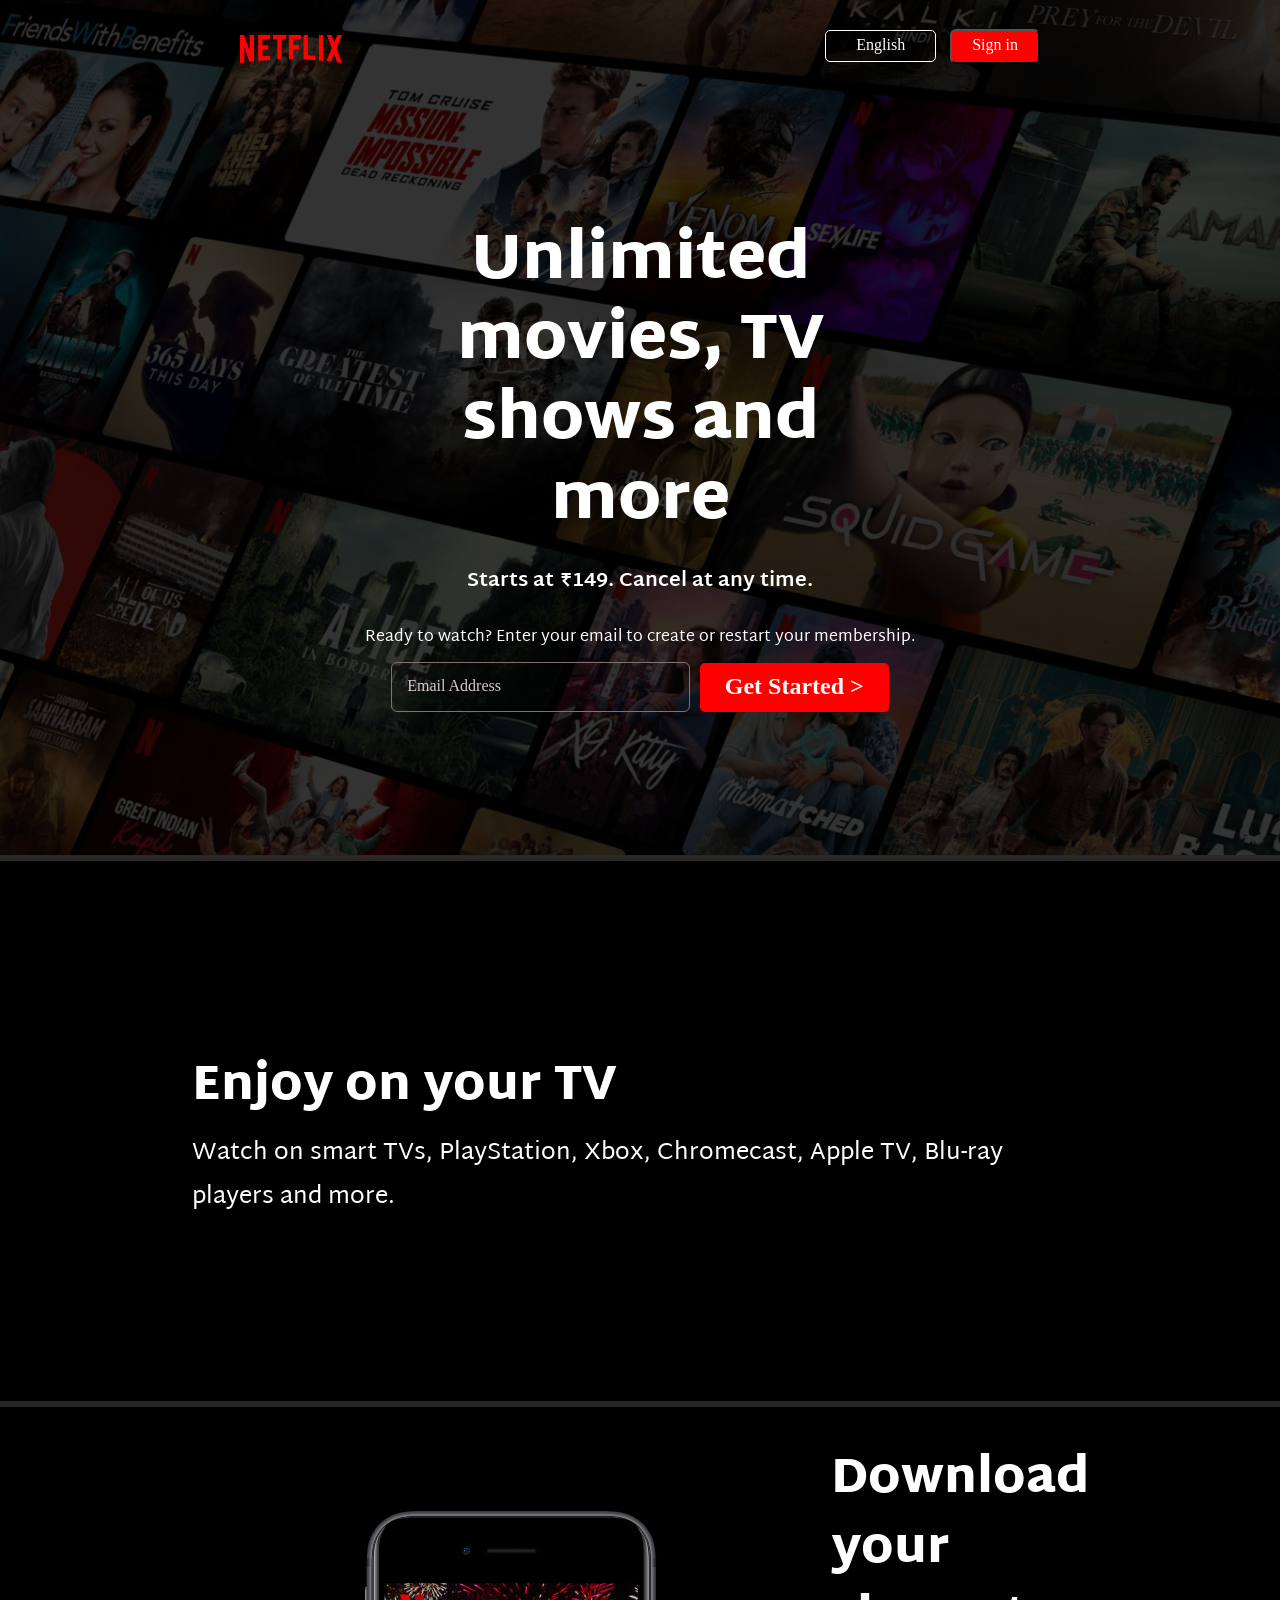
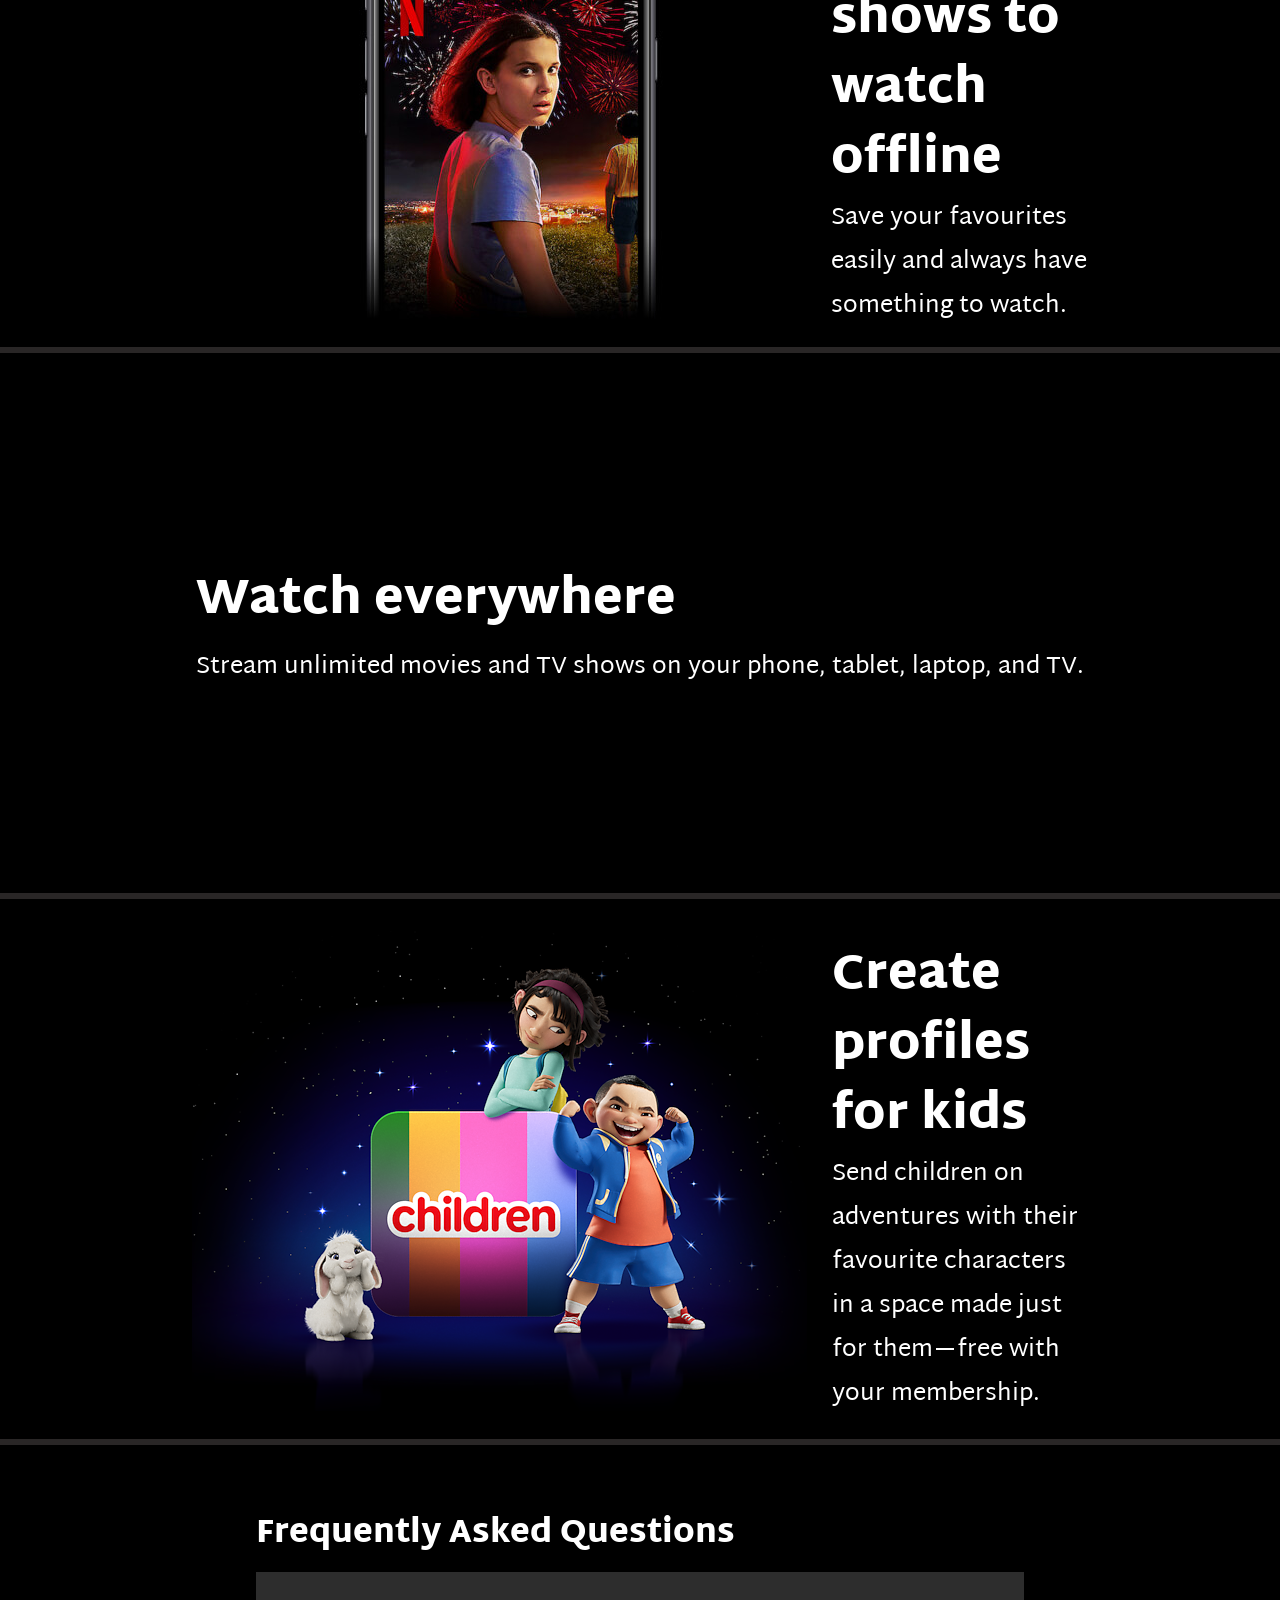
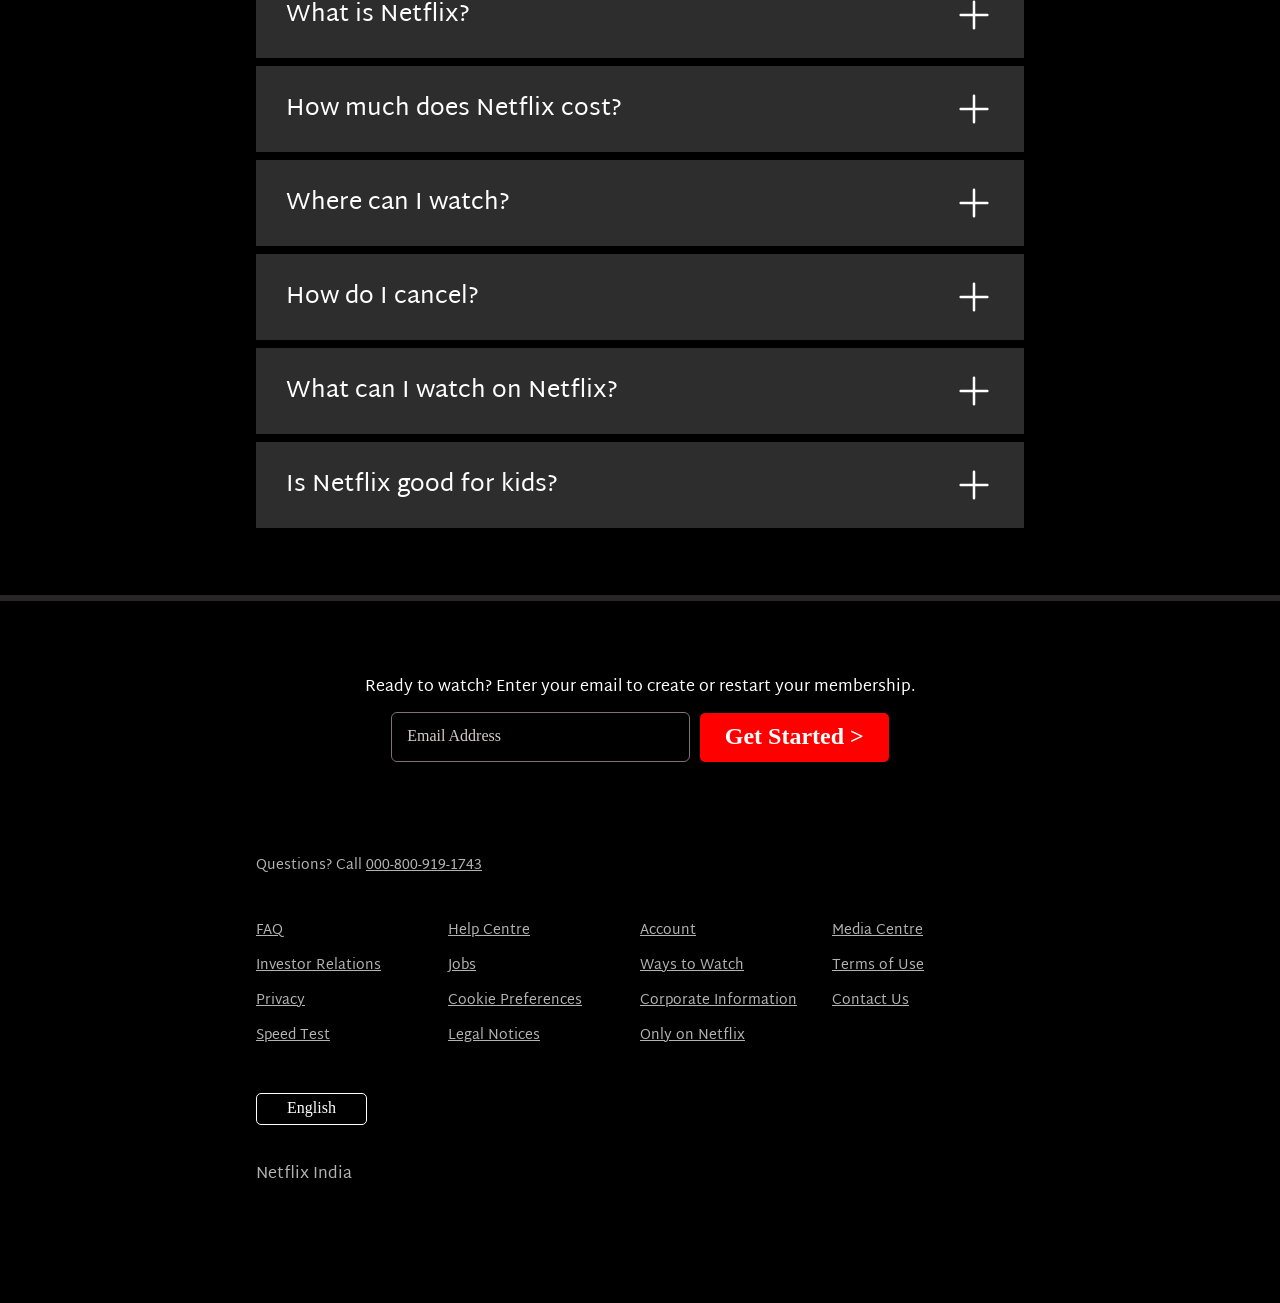
<file: Video 53 Netflix Clone/index.html>
<!DOCTYPE html>
<html lang="en">

<head>
    <meta charset="UTF-8">
    <meta name="viewport" content="width=device-width, initial-scale=1.0">
    <title>Netflix India – Watch TV Shows Online, Watch Movies Online</title>
    <link rel="stylesheet" href="style.css">
</head>

<body>
    <div class="main">
        <nav>
            <span><img width="100px" src="logo.svg" alt=""></span>
            <div class="header-buttons">
                <button class="btn btn-english">English</button>
                <button class="btn btn-sign-in">Sign in</button>
            </div>
        </nav>
        <div class="blackbox"></div>
        <div class="unlimited">
            <span class="firsthead">Unlimited movies, TV shows and more</span>
            <span class="secondhead">Starts at ₹149. Cancel at any time.</span>
            <span class="ready">Ready to watch? Enter your email to create or restart your membership.</span>
            <div class="email">
                <input type="email" name="" id="" placeholder="Email Address">
                <button class="btn btn-get-started">Get Started &gt;</button>
            </div>
        </div>
    </div>
    <div class="greenline"></div>

    <section class="first-sec">
        <div class="first-sec-heading">
            <span>Enjoy on your TV</span>
            <span>Watch on smart TVs, PlayStation, Xbox, Chromecast, Apple TV, Blu-ray players and more.</span>
        </div>
        <div class="first-sec-image">
            <img src="tv.png" alt="">
            <video src="video-tv-in-0819.m4v" autoplay loop muted></video>
        </div>
    </section>

    <div class="greenline"></div>

    <section class="second">
        <div class="second-sec-image">
            <img src="mobile-0819.jpg" alt="">
        </div>
        <div class="second-sec-heading">
            <span>Download your shows to watch offline</span>
            <span>Save your favourites easily and always have something to watch.</span>
        </div>
    </section>

    <div class="greenline"></div>

    <!-- third section -->
    <section class="first-sec">
        <div class="first-sec-heading">
            <span>Watch everywhere</span>
            <span>Stream unlimited movies and TV shows on your phone, tablet, laptop, and TV.</span>
        </div>
        <div class="first-sec-image">
            <img src="tv.png" alt="">
            <video src="video-devices-in.m4v" autoplay loop muted></video>
        </div>
    </section>

    <div class="greenline"></div>

    <!-- fourth section -->
    <section class="second">
        <div class="second-sec-image">
            <img src="children.png" alt="">
        </div>
        <div class="second-sec-heading">
            <span>Create profiles for kids</span>
            <span>Send children on adventures with their favourite characters in a space made just for them—free with
                your membership.</span>
        </div>
    </section>

    <div class="greenline"></div>

    <section class="faq">
        <h2>Frequently Asked Questions</h2>
        <div class="box">
            <div class="faq-box">What is Netflix?<img src="plus-sign-stroke-rounded.svg" width="40px" alt=""></div>
            <div class="faq-box">How much does Netflix cost?<img src="plus-sign-stroke-rounded.svg" width="40px" alt="">
            </div>
            <div class="faq-box">Where can I watch?<img src="plus-sign-stroke-rounded.svg" width="40px" alt=""></div>
            <div class="faq-box">How do I cancel?<img src="plus-sign-stroke-rounded.svg" width="40px" alt=""></div>
            <div class="faq-box">What can I watch on Netflix?<img src="plus-sign-stroke-rounded.svg" width="40px"
                    alt=""></div>
            <div class="faq-box">Is Netflix good for kids?<img src="plus-sign-stroke-rounded.svg" width="40px" alt="">
            </div>

        </div>
    </section>
    <div class="greenline"></div>

    <div class="second-email-box">
        <span class="ready-email">Ready to watch? Enter your email to create or restart your membership.</span>
        <div class="email second-email">
            <input type="email" name="" id="" placeholder="Email Address">
            <button class="btn btn-get-started">Get Started &gt;</button>
        </div>
    </div>
    <footer>
        <div class="Questions">Questions? Call <u>000-800-919-1743</u></div>
        <div class="footer">
            <div class="footer-item">
                <a href="FAQ">FAQ</a>
                <a href="Investor Relations">Investor Relations</a>
                <a href="Privacy">Privacy</a>
                <a href="Speed Test">Speed Test</a>
            </div>
            <div class="footer-item">
                <a href="Help Centre">Help Centre</a>
                <a href="Jobs">Jobs</a>
                <a href="Cookie Preferences">Cookie Preferences</a>
                <a href="Legal Notices">Legal Notices</a>
            </div>
            <div class="footer-item">
                <a href="Account">Account</a>
                <a href="Ways to Watch">Ways to Watch</a>
                <a href="Corporate Information">Corporate Information</a>
                <a href="Only on Netflix">Only on Netflix</a>
            </div>
            <div class="footer-item">
                <a href="Media Centre">Media Centre</a>
                <a href="Terms of Use">Terms of Use</a>
                <a href="Contact Us">Contact Us</a>
            </div>
            <div class="footer-button">
                <button class="btn btn-english">English</button>
                <div>Netflix India</div>
            </div>
        </div>
    </footer>
</body>

</html>
</file>
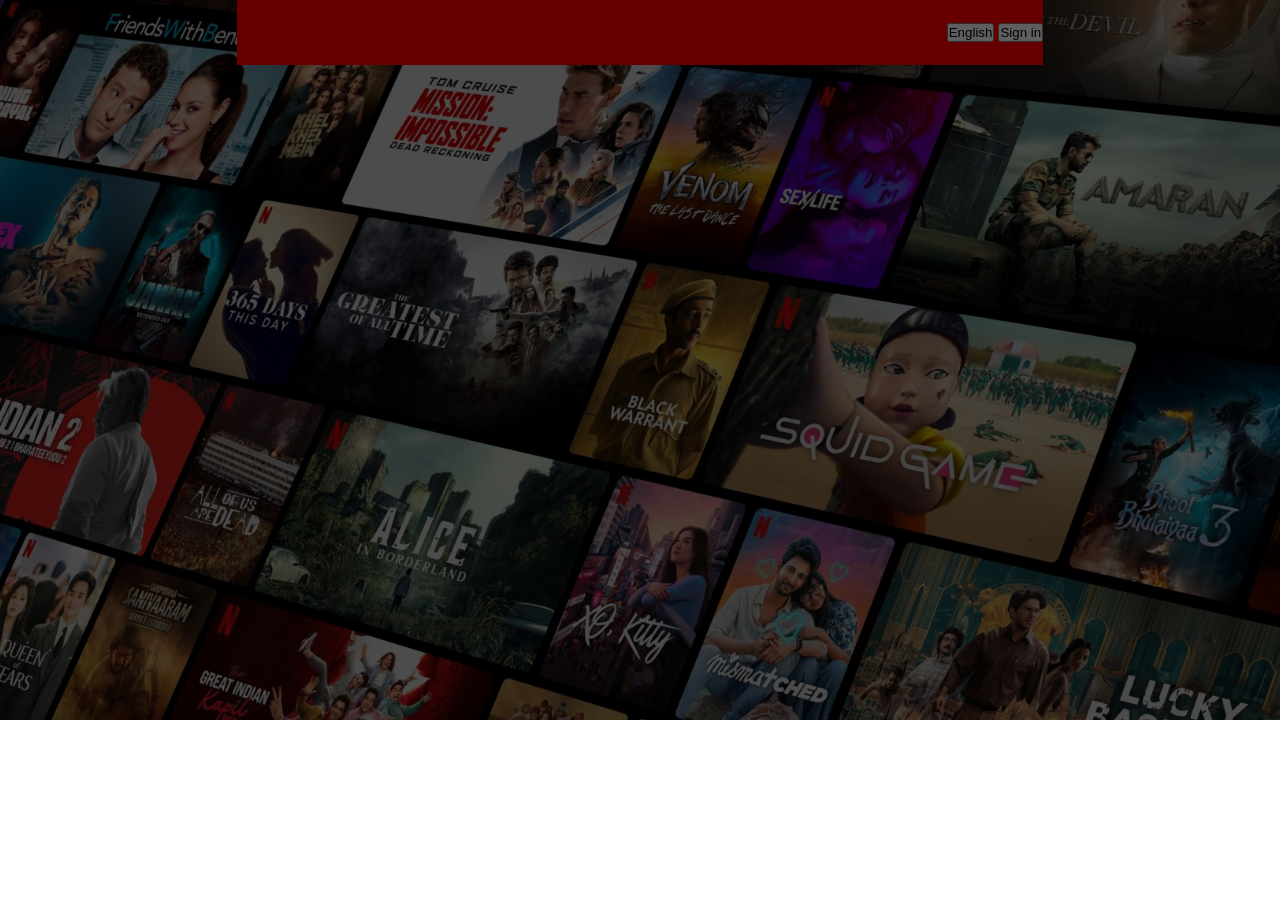
<file: Video 53 Netflix Clone/New folder/index.html>
<!DOCTYPE html>
<html lang="en">
<head>
    <meta charset="UTF-8">
    <meta name="viewport" content="width=device-width, initial-scale=1.0">
    <title>Document</title>
    <link rel="stylesheet" href="style.css">
</head>
<body>
    <div class="main">
        <nav style="background-color: red;">
            <span><img width="53px" src="logo.svg" alt=""></span>
            <div>
                <button>English</button>
                <button>Sign in</button>
            </div>
        </nav>
        <div class="box"></div>
    </div>
</body>
</html>
</file>
<file: Video 53 Netflix Clone/style.css>
@import url('https://fonts.googleapis.com/css2?family=Martel+Sans:wght@200;300;400;600;700;800;900&display=swap');



* {
    padding: 0;
    margin: 0;
    font-family: "Martel Sans", serif;
}

body {
    background-color: black;
}

.main {
    background-image: url("images/background.jpg");
    background-repeat: no-repeat;
    background-size: max(1880px, 100vw);
    background-position: center center;
    height: 95vh;
    position: relative;
}

.blackbox {
    position: absolute;
    top: 0;
    background-color: black;
    min-height: 95vh;
    width: 100%;
    opacity: 0.73;
}

.main nav {
    display: flex;
    align-items: center;
    justify-content: space-between;
    max-width: 62.5vw;
    margin: auto;

}

nav span {
    margin-top: 20px;
}

nav button {
    position: relative;
    z-index: 10;
}

nav span img {
    position: relative;
    width: 8vw;
    color: red;
    z-index: 10;
    margin-top: 15px;
}

.unlimited {
    color: white;
    display: flex;
    flex-direction: column;
    height: 70%;
    text-align: center;
    justify-content: center;
    align-items: center;
    position: relative;
    z-index: 10;
}

.firsthead {
    font-family: "Martel Sans", serif;
    font-weight: 900;
    font-size: 64px;
    max-width: 40vw;
    text-align: center;
    line-height: 80px;
    margin-top: 190px;
    margin-bottom: 20px;
}

.secondhead {
    font-family: "Martel Sans", serif;
    font-weight: bold;
    font-size: 20px;
    text-align: center;
    margin-bottom: 24px;
}

.email {
    margin-top: 10px;
    display: flex;
    text-align: center;
    justify-content: center;
    align-items: center;
    gap: 10px;
}

.email span {
    text-align: center;
    display: flex;
    font-family: "Martel Sans", serif;
    font-size: 15px;
}

.greenline {
    height: 6px;
    background-color: rgb(41, 38, 38);
}

.btn {
    background-color: red;
    color: white;
    font-family: 'Segoe UI';
    border-radius: 5px;
}

.btn-english {
    border: 1px solid white;
    background-color: transparent;
    font-size: 16px;
    margin-right: 5px;
    padding: 5px 30px 7px 30px;
    cursor: pointer;
}

.btn-sign-in {
    border-radius: 6px;
    font-size: 16px;
    margin-left: 5px;
    padding: 5px 20px 8px 20px;
    cursor: pointer;
}

.header-buttons {
    margin-top: 20px;
}

.btn-get-started {
    padding: 5px 30px 7px 30px;
    font-size: 24px;
    font-weight: bold;
    border: 0px solid black;
    padding: 10px 25px 12px 25px;
    cursor: pointer;
}

.email input {
    background-color: transparent;
    width: 22vw;
    padding: 14px 0px 16px 15px;
    border: 1px solid rgb(129, 114, 114);
    border-radius: 6px;
    color: white;
    font-size: 16px;
    font-family: 'Segoe UI';
}

.email ::-webkit-input-placeholder {
    color: rgb(215, 202, 202);
    font-size: 16px;
    font-family: 'Segoe UI';
}

.first-sec {
    min-height: 60vh;
    font-size: 24px;
    max-width: 70vw;
    margin: auto;
    display: flex;
    color: white;
    justify-content: center;
    align-items: center;
}

.first-sec-image {
    position: relative;
}

.first-sec-image img {
    /* width: 29vw; */
    width: 0;
    position: relative;
    z-index: 10;
    overflow: hidden;
}

.first-sec-image video {
    position: absolute;
    /* width: 400px; */
    width: 0;
    top: 85px;
    right: 75px;
}

.first-sec-heading {
    display: flex;
    flex-direction: column;

}

.first-sec-heading :first-child {
    font-size: 48px;
    font-weight: 900;
}

.first-sec-heading :nth-child(2) {
    font-size: 24;
}

.second {
    position: relative;
    top: 10px;
    min-height: 60vh;
    font-size: 24px;
    max-width: 70vw;
    margin: auto;
    display: flex;
    color: white;
    justify-content: center;
    align-items: center;
}

.second-sec-heading {
    display: flex;
    flex-direction: column;

}

.second-sec-heading :first-child {
    font-size: 48px;
    font-weight: 900;
    line-height: 70px;
}

.second-sec-heading :nth-child(2) {
    font-size: 24;
}

.faq h2 {
    font-size: 32px;
    font-weight: 900;
}

.faq-box img {
    filter: invert(1);

}

.faq-box:hover {
    background-color: rgb(60, 60, 60);
}

.faq {
    min-height: 70vh;
    max-width: 60vw;
    margin: 60px auto;
    color: white;
}

.faq-box {
    transition: all 0.2s ease;
    font-size: 24px;
    color: white;
    background-color: rgb(45, 45, 45);
    margin: 8px auto;
    padding: 21px 30px;
    display: flex;
    justify-content: space-between;
    cursor: pointer;
}

.second-email-box {
    margin-top: 8vh;
    text-align: center;
    min-height: 20vh;
}

.ready-email {
    color: white;
}

footer {
    max-width: 60vw;
    min-height: 50vh;
    margin: auto;
    color: rgba(255, 255, 255, 0.7);
}

.footer {
    display: grid;
    grid-template-columns: 1fr 1fr 1fr 1fr;
}

.footer-item {
    display: flex;
    flex-direction: column;
    line-height: 35px;
}

.footer-item a {
    color: rgba(255, 255, 255, 0.7);
    font-size: 14px;
}

.Questions {
    padding-bottom: 35px;
    font-size: 14px;
}

.footer-button {
    margin: 40px 0;
}

.footer-button div {
    margin: 35px 0;
}

@media screen and (max-width:900px) {
    body {
        /* background-color: grey; */
    }

    .main nav {
        display: flex;
        max-width: 120vw;
    }

    .main {
        min-height: 90vh;
        min-width: 210vw;
    }

    .blackbox {
        min-height: 95vh;
        min-width: 210vw;
    }

    .firsthead {
        font-size: 40px;
        max-width: 100vw;
        text-align: center;
    }

    .secondhead {
        font-size: 20px;
        text-align: center;
    }
    .email input {
        width: 45vw;
    }
    .email ::-webkit-input-placeholder {
        font-size: 15px;
    }
    .first-sec {
        min-width: 210vw;
    }
    .greenline {
        min-width: 210vw;
    }
    .second {
        min-width: 210vw;
    }
    .faq {
        min-width: 210vw;
    }
    .faq-box{
        max-width: 120vw;
    }
    .faq h2{
        min-width: 120vw;
        display: flex;
        justify-content: center;
        align-items: center;
    }
    .second-email-box{
        max-width: 120vw;
    }
    footer{
        /* background-color: blue; */
        min-width: 105vw;
        margin: 0 500px;
    }
    .footer {
        display: grid;
        grid-template-columns: 1fr 1fr;
    }
    .second-email-box{
        /* background-color: blue; */
        margin-left: 400px;
        min-width: 105vw;
    }
}
@media screen and (max-width:600px) {
    body {
        /* background-color: grey; */
    }

    .main nav {
        display: flex;
        max-width: 150vw;
    }

    .main {
        min-height: 90vh;
        min-width: 300vw;
    }

    .blackbox {
        min-height: 95vh;
        min-width: 210vw;
    }

    .firsthead {
        font-size: 40px;
        max-width: 100vw;
        text-align: center;
    }

    .secondhead {
        font-size: 20px;
        text-align: center;
    }
    .email input {
        width: 45vw;
    }
    .email ::-webkit-input-placeholder {
        font-size: 15px;
    }
    .first-sec {
        min-width: 300vw;
    }
    .greenline {
        min-width: 300vw;
    }
    .second {
        min-width: 300vw;
    }
    .faq {
        min-width: 300vw;
    }
    .faq-box{
        max-width: 190vw;
    }
    .faq h2{
        min-width: 120vw;
        display: flex;
        justify-content: center;
        align-items: center;
    }
    footer{
        /* background-color: blue; */
        min-width: 150vw;
        margin: 0 500px;
    }
    .footer {
        display: grid;
        grid-template-columns: 1fr 1fr;
    }
    .second-email-box{
        /* background-color: blue; */
        margin-left: 400px;
        min-width: 105vw;
    }
    .email{
        display: flex;
        flex-direction: column;
    }
    .email input{
        min-width: 100vw;
    }
}
</file>
<file: Video 53 Netflix Clone/New folder/style.css>
*{
    padding: 0;
    margin: 0;
}
.main{
    background-image: url(background.jpg);
    background-size: max(1576px, 100vw);
    background-position: center center;
    background-repeat: no-repeat;
    height: 80vh;
    position: relative;
}
.main .box{
    width: 100%;
    height: 80vh;
    background-color: black;
    opacity: 0.6;
    position:absolute;
    top: 0;
}
nav{
    display: flex;
    justify-content: space-between;
    align-items: center;
    height: 65px;
    max-width: 63vw;
    margin: auto;
}
</file>
